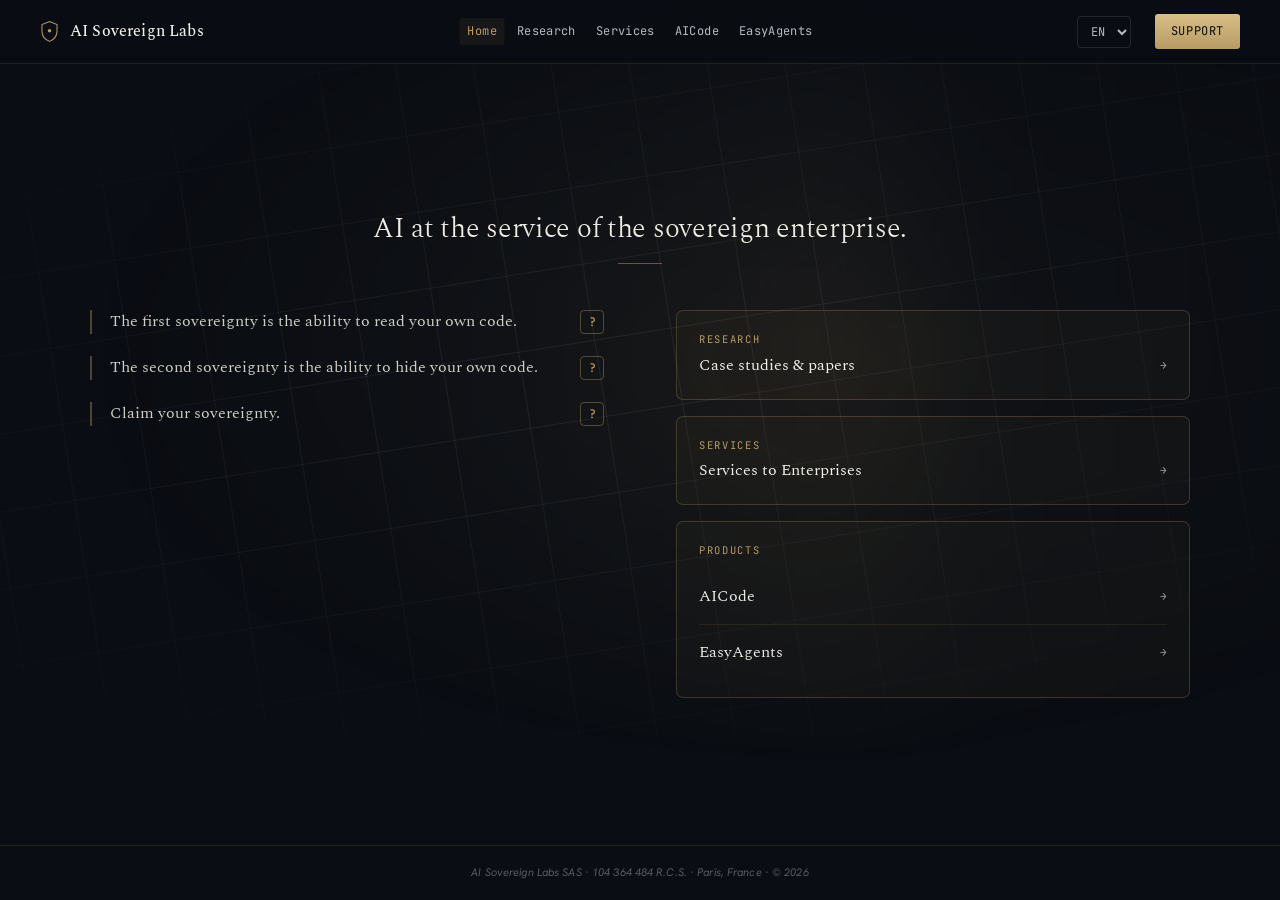
<file: index.html>
<!doctype html>
<html lang="en">
  <head>
    <meta charset="UTF-8" />
    <meta name="viewport" content="width=device-width, initial-scale=1.0" />
    <link
      rel="icon"
      href="data:image/svg+xml,<svg xmlns=%22http://www.w3.org/2000/svg%22 viewBox=%220 0 100 100%22><text y=%22.9em%22 font-size=%2290%22>🛡️</text></svg>"
    />
    <title>AI Sovereign Labs</title>
    <meta
      name="description"
      content="AI Sovereign Labs: Artificial Intelligence at the service of the sovereign enterprise. Master your code, protect your intellectual property."
    />

    <!-- Social URLs stay bound to the English homepage in the source HTML. -->
    <meta property="og:type" content="website" />
    <meta property="og:url" content="https://aisovereignlabs.ai/" />
    <meta
      property="og:title"
      content="AI Sovereign Labs | Sovereign Artificial Intelligence"
    />
    <meta
      property="og:description"
      content="The first sovereignty is the ability to read your own code. Discover our AI approach centered on control, auditability, and privacy."
    />
    <meta
      property="og:image"
      content="https://aisovereignlabs.ai/docs/sovereign-og.jpg"
    />
    <meta property="twitter:card" content="summary_large_image" />
    <meta property="twitter:url" content="https://aisovereignlabs.ai/" />
    <meta
      property="twitter:title"
      content="AI Sovereign Labs | Sovereign Artificial Intelligence"
    />
    <meta
      property="twitter:description"
      content="AI at the service of the sovereign enterprise. Reclaim control over your software infrastructure and proprietary logic."
    />
    <meta
      property="twitter:image"
      content="https://aisovereignlabs.ai/docs/sovereign-og.jpg"
    />

    <link rel="preconnect" href="https://fonts.googleapis.com" />
    <link rel="preconnect" href="https://fonts.gstatic.com" crossorigin />
    <link
      rel="stylesheet"
      href="https://fonts.googleapis.com/css2?family=Spectral:ital,wght@0,300;0,400;0,500;1,400&family=Hanken+Grotesk:wght@400;500;600&family=JetBrains+Mono:wght@400;500&display=swap"
    />
    <link rel="stylesheet" href="/assets/common.css" />
    <link rel="stylesheet" href="/index.css" />
    <script defer src="/assets/common.js"></script>
    <script defer src="/index.js"></script>
  </head>

  <body>
    <!-- Animated tilted grid (motion handled in common.js) -->
    <div class="bg-grid">
      <div></div>
    </div>
    <div class="bg-sheen"></div>

    <!-- AICODE_SHARED_HEADER_START: generated from partials/header.html -->
    <nav class="site-nav">
      <a href="/" class="nav-logo" aria-label="AI Sovereign Labs home">
        <svg viewBox="0 0 24 28" fill="none" aria-hidden="true">
          <path
            d="M12 1.5 21.5 5.2v8.1c0 6.3-4.1 11-9.5 13.2C6.6 24.3 2.5 19.6 2.5 13.3V5.2L12 1.5Z"
            stroke="currentColor"
            stroke-width="1.3"
          ></path>
          <circle cx="12" cy="13" r="2.2" fill="currentColor"></circle>
        </svg>
        <span>AI Sovereign Labs</span>
      </a>

      <div id="site-nav-panel" class="nav-panel" data-nav-panel aria-hidden="false">
        <div class="lang-switcher">
          <select onchange="switchLang(this)" aria-label="Language selection">
            <option value="en" selected>EN</option>
            <option value="fr">FR</option>
          </select>
        </div>
        <ul class="nav-links">
          <li><a href="/">Home</a></li>
          <li><a href="/research/">Research</a></li>
          <li><a href="/services/">Services</a></li>
          <li>
            <a href="https://ai-code.ai" target="_blank" rel="noopener">AICode</a>
          </li>
          <li>
            <a href="https://easy-agents.ai" target="_blank" rel="noopener"
              >EasyAgents</a
            >
          </li>
          <li class="nav-mobile-only">
            <a
              href="https://aisovereignlabs.zohodesk.eu"
              target="_blank"
              rel="noopener"
              >Support</a
            >
          </li>
        </ul>
      </div>

      <a
        class="btn-contact nav-cta"
        href="https://aisovereignlabs.zohodesk.eu"
        target="_blank"
        rel="noopener"
        >Support</a
      >

      <button
        type="button"
        class="nav-toggle"
        data-nav-toggle
        aria-controls="site-nav-panel"
        aria-expanded="false"
        aria-label="Open mobile menu"
        data-label-open="Open mobile menu"
        data-label-close="Close mobile menu"
      >
        <span class="nav-toggle-bar" aria-hidden="true"></span>
        <span class="nav-toggle-bar" aria-hidden="true"></span>
        <span class="nav-toggle-bar" aria-hidden="true"></span>
      </button>
    </nav>
    <!-- AICODE_SHARED_HEADER_END -->

    <main>
      <div class="hero">
        <p class="slogan">AI at the service of the sovereign enterprise.</p>
        <div class="hero-rule"></div>
      </div>

      <div class="cols">
        <!-- Left: the sovereignty manifesto (click a row to reveal the detail) -->
        <div class="manifesto bullets-container">
          <div class="bullet-item">
            <div class="bullet-header">
              The first sovereignty is the ability to read your own code.
              <button
                type="button"
                class="help-btn"
                data-exp-btn="exp1"
                tabindex="-1"
              >
                ?
              </button>
            </div>
            <div id="exp1" class="explanation">
              AI shouldn't be a black box. If you cannot audit, understand, and
              verify the code generated for your infrastructure, you have
              surrendered intellectual control to the model provider.
            </div>
          </div>

          <div class="bullet-item">
            <div class="bullet-header">
              The second sovereignty is the ability to hide your own code.
              <button
                type="button"
                class="help-btn"
                data-exp-btn="exp2"
                tabindex="-1"
              >
                ?
              </button>
            </div>
            <div id="exp2" class="explanation">
              Your IP is your fortress. True sovereignty means processing your
              logic locally or in private environments, ensuring your
              proprietary source code never trains a third-party model.
            </div>
          </div>

          <div class="bullet-item">
            <div class="bullet-header">
              Claim your sovereignty.
              <button
                type="button"
                class="help-btn"
                data-exp-btn="exp3"
                tabindex="-1"
              >
                ?
              </button>
            </div>
            <div id="exp3" class="explanation">
              Sovereignty is not a constraint, it is the ultimate leverage. By
              owning your intelligence and your infrastructure, you eliminate
              dependency and transform your software into an impregnable
              strategic asset.
            </div>
          </div>
        </div>

        <!-- Right: research comes first, then services, then products. -->
        <div class="offer">
          <!-- Research stays separate from Products so new publications can scale as cards later. -->
          <a class="offer-card offer-nav-card" href="/research">
            <div class="offer-kicker">Research</div>
            <div class="offer-title">Case studies &amp; papers</div>
            <div class="offer-sub">→</div>
          </a>

          <a class="offer-card offer-nav-card" href="/services">
            <div class="offer-kicker">Services</div>
            <div class="offer-title">Services to Enterprises</div>
            <div class="offer-sub">→</div>
          </a>

          <div class="offer-card offer-products">
            <div class="offer-kicker">Products</div>
            <a
              class="product-row"
              href="https://ai-code.ai"
              target="_blank"
              rel="noopener"
            >
              <span class="pr-name">AICode</span>
              <span class="pr-arrow">→</span>
            </a>
            <div class="product-divider"></div>
            <a
              class="product-row"
              href="https://easy-agents.ai"
              target="_blank"
              rel="noopener"
            >
              <span class="pr-name">EasyAgents</span>
              <span class="pr-arrow">→</span>
            </a>
          </div>
        </div>
      </div>
    </main>

    <!-- AICODE_SHARED_FOOTER_START: generated from partials/footer.html -->
    <footer>
      <div class="legal">
        AI Sovereign Labs SAS · 104 364 484 R.C.S. · Paris, France · © 2026
      </div>
    </footer>
    <!-- AICODE_SHARED_FOOTER_END -->
  </body>
</html>
</file>
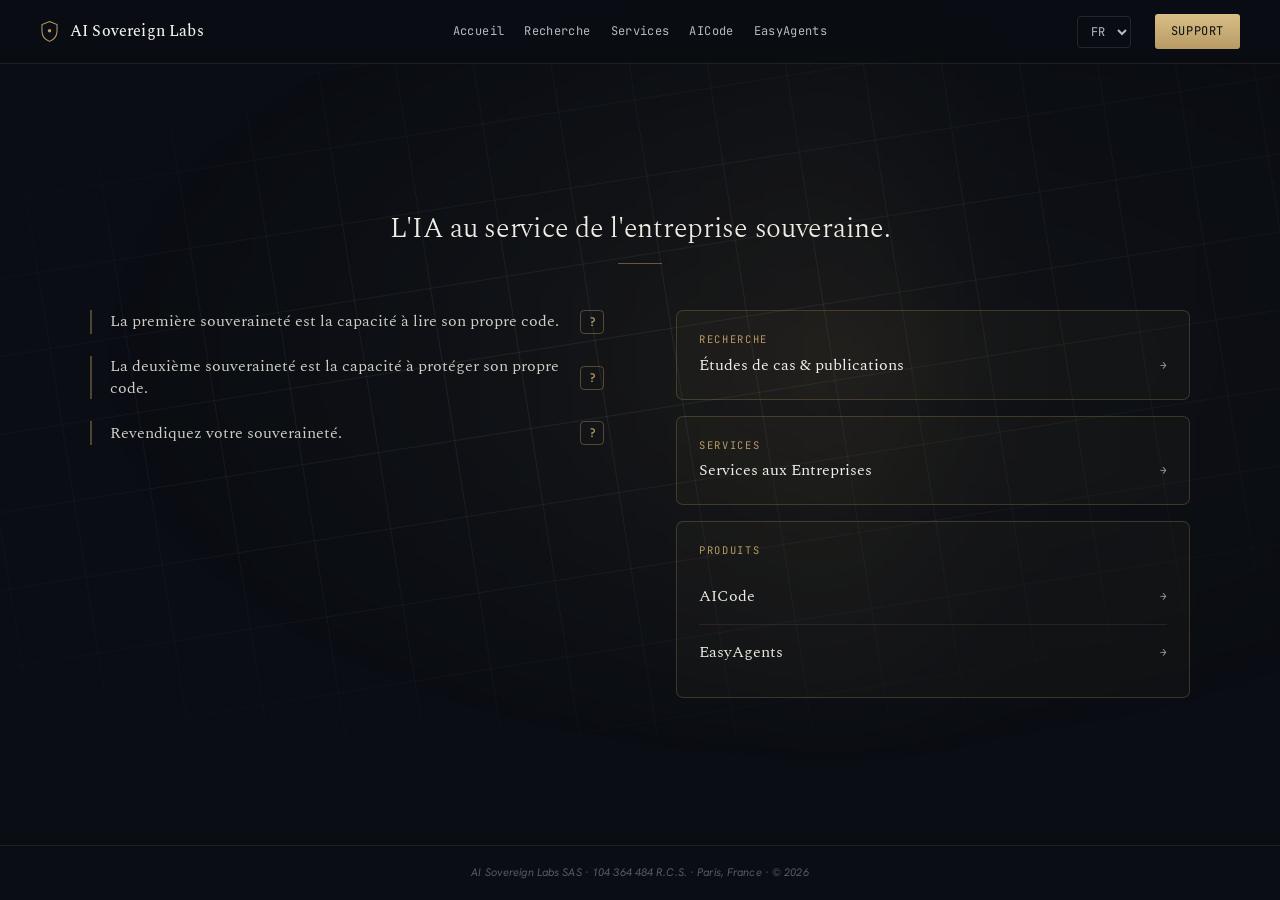
<file: fr/index.html>
<!doctype html>
<html lang="fr">
  <head>
    <meta charset="UTF-8" />
    <meta name="viewport" content="width=device-width, initial-scale=1.0" />
    <link
      rel="icon"
      href="data:image/svg+xml,<svg xmlns=%22http://www.w3.org/2000/svg%22 viewBox=%220 0 100 100%22><text y=%22.9em%22 font-size=%2290%22>🛡️</text></svg>"
    />
    <title>AI Sovereign Labs</title>
    <meta
      name="description"
      content="AI Sovereign Labs : L'intelligence artificielle au service de l'entreprise souveraine. Maîtrisez votre code, protégez votre propriété intellectuelle."
    />

    <!-- Social URLs stay bound to the English homepage in the source HTML. -->
    <meta property="og:type" content="website" />
    <meta property="og:url" content="https://aisovereignlabs.ai/fr/" />
    <meta
      property="og:title"
      content="AI Sovereign Labs | Intelligence Artificielle Souveraine"
    />
    <meta
      property="og:description"
      content="La première souveraineté est la capacité à lire son propre code. Découvrez notre approche IA centrée sur le contrôle, l'auditabilité et la confidentialité."
    />
    <meta
      property="og:image"
      content="https://aisovereignlabs.ai/docs/sovereign-og.jpg"
    />
    <meta property="twitter:card" content="summary_large_image" />
    <meta property="twitter:url" content="https://aisovereignlabs.ai/fr/" />
    <meta
      property="twitter:title"
      content="AI Sovereign Labs | Intelligence Artificielle Souveraine"
    />
    <meta
      property="twitter:description"
      content="L'IA au service de l'entreprise souveraine. Reprenez le contrôle de votre infrastructure logicielle et de votre logique propriétaire."
    />
    <meta
      property="twitter:image"
      content="https://aisovereignlabs.ai/docs/sovereign-og.jpg"
    />

    <link rel="preconnect" href="https://fonts.googleapis.com" />
    <link rel="preconnect" href="https://fonts.gstatic.com" crossorigin />
    <link
      rel="stylesheet"
      href="https://fonts.googleapis.com/css2?family=Spectral:ital,wght@0,300;0,400;0,500;1,400&family=Hanken+Grotesk:wght@400;500;600&family=JetBrains+Mono:wght@400;500&display=swap"
    />
    <link rel="stylesheet" href="/assets/common.css" />
    <link rel="stylesheet" href="/index.css" />
    <script defer src="/assets/common.js"></script>
    <script defer src="/index.js"></script>
  </head>

  <body>
    <!-- Animated tilted grid (motion handled in common.js) -->
    <div class="bg-grid">
      <div></div>
    </div>
    <div class="bg-sheen"></div>

    <!-- AICODE_SHARED_HEADER_START: generated from partials/header.html -->
    <nav class="site-nav">
      <a href="/fr/" class="nav-logo" aria-label="Accueil AI Sovereign Labs">
        <svg viewBox="0 0 24 28" fill="none" aria-hidden="true">
          <path
            d="M12 1.5 21.5 5.2v8.1c0 6.3-4.1 11-9.5 13.2C6.6 24.3 2.5 19.6 2.5 13.3V5.2L12 1.5Z"
            stroke="currentColor"
            stroke-width="1.3"
          ></path>
          <circle cx="12" cy="13" r="2.2" fill="currentColor"></circle>
        </svg>
        <span>AI Sovereign Labs</span>
      </a>

      <div id="site-nav-panel" class="nav-panel" data-nav-panel aria-hidden="false">
        <div class="lang-switcher">
          <select onchange="switchLang(this)" aria-label="Sélection de la langue">
            <option value="en">EN</option>
            <option value="fr" selected>FR</option>
          </select>
        </div>
        <ul class="nav-links">
          <li><a href="/fr/">Accueil</a></li>
          <li><a href="/fr/research/">Recherche</a></li>
          <li><a href="/fr/services/">Services</a></li>
          <li>
            <a href="https://ai-code.ai/fr/" target="_blank" rel="noopener">AICode</a>
          </li>
          <li>
            <a href="https://easy-agents.ai/fr/" target="_blank" rel="noopener"
              >EasyAgents</a
            >
          </li>
          <li class="nav-mobile-only">
            <a
              href="https://aisovereignlabs.zohodesk.eu"
              target="_blank"
              rel="noopener"
              >Support</a
            >
          </li>
        </ul>
      </div>

      <a
        class="btn-contact nav-cta"
        href="https://aisovereignlabs.zohodesk.eu"
        target="_blank"
        rel="noopener"
        >Support</a
      >

      <button
        type="button"
        class="nav-toggle"
        data-nav-toggle
        aria-controls="site-nav-panel"
        aria-expanded="false"
        aria-label="Ouvrir le menu mobile"
        data-label-open="Ouvrir le menu mobile"
        data-label-close="Fermer le menu mobile"
      >
        <span class="nav-toggle-bar" aria-hidden="true"></span>
        <span class="nav-toggle-bar" aria-hidden="true"></span>
        <span class="nav-toggle-bar" aria-hidden="true"></span>
      </button>
    </nav>
    <!-- AICODE_SHARED_HEADER_END -->

    <main>
      <div class="hero">
        <p class="slogan">L'IA au service de l'entreprise souveraine.</p>
        <div class="hero-rule"></div>
      </div>

      <div class="cols">
        <!-- Left: the sovereignty manifesto (click a row to reveal the detail) -->
        <div class="manifesto bullets-container">
          <div class="bullet-item">
            <div class="bullet-header">
              La première souveraineté est la capacité à lire son propre code.
              <button
                type="button"
                class="help-btn"
                data-exp-btn="exp1"
                tabindex="-1"
              >
                ?
              </button>
            </div>
            <div id="exp1" class="explanation">
              L'IA ne doit pas être une boîte noire. Si vous ne pouvez pas auditer, comprendre et
              vérifier le code généré pour votre infrastructure, vous avez
              cédé le contrôle intellectuel au fournisseur de modèle.
            </div>
          </div>

          <div class="bullet-item">
            <div class="bullet-header">
              La deuxième souveraineté est la capacité à protéger son propre code.
              <button
                type="button"
                class="help-btn"
                data-exp-btn="exp2"
                tabindex="-1"
              >
                ?
              </button>
            </div>
            <div id="exp2" class="explanation">
              Votre PI est votre forteresse. La vraie souveraineté signifie traiter votre
              logique localement ou dans des environnements privés, en garantissant que votre
              code source propriétaire n'entraîne jamais un modèle tiers.
            </div>
          </div>

          <div class="bullet-item">
            <div class="bullet-header">
              Revendiquez votre souveraineté.
              <button
                type="button"
                class="help-btn"
                data-exp-btn="exp3"
                tabindex="-1"
              >
                ?
              </button>
            </div>
            <div id="exp3" class="explanation">
              La souveraineté n'est pas une contrainte, c'est le levier ultime. En
              maîtrisant votre intelligence et votre infrastructure, vous éliminez
              la dépendance et transformez votre logiciel en un actif stratégique
              imprenable.
            </div>
          </div>
        </div>

        <!-- Right: research comes first, then services, then products. -->
        <div class="offer">
          <!-- Research stays separate from Produits so new publications can scale as cards later. -->
          <a class="offer-card offer-nav-card" href="/fr/research">
            <div class="offer-kicker">Recherche</div>
            <div class="offer-title">Études de cas &amp; publications</div>
            <div class="offer-sub">→</div>
          </a>

          <a class="offer-card offer-nav-card" href="/fr/services">
            <div class="offer-kicker">Services</div>
            <div class="offer-title">Services aux Entreprises</div>
            <div class="offer-sub">→</div>
          </a>

          <div class="offer-card offer-products">
            <div class="offer-kicker">Produits</div>
            <a
              class="product-row"
              href="https://ai-code.ai/fr/"
              target="_blank"
              rel="noopener"
            >
              <span class="pr-name">AICode</span>
              <span class="pr-arrow">→</span>
            </a>
            <div class="product-divider"></div>
            <a
              class="product-row"
              href="https://easy-agents.ai/fr/"
              target="_blank"
              rel="noopener"
            >
              <span class="pr-name">EasyAgents</span>
              <span class="pr-arrow">→</span>
            </a>
          </div>
        </div>
      </div>
    </main>

    <!-- AICODE_SHARED_FOOTER_START: generated from partials/footer.html -->
    <footer>
      <div class="legal">
        AI Sovereign Labs SAS · 104 364 484 R.C.S. · Paris, France · © 2026
      </div>
    </footer>
    <!-- AICODE_SHARED_FOOTER_END -->
  </body>
</html>
</file>
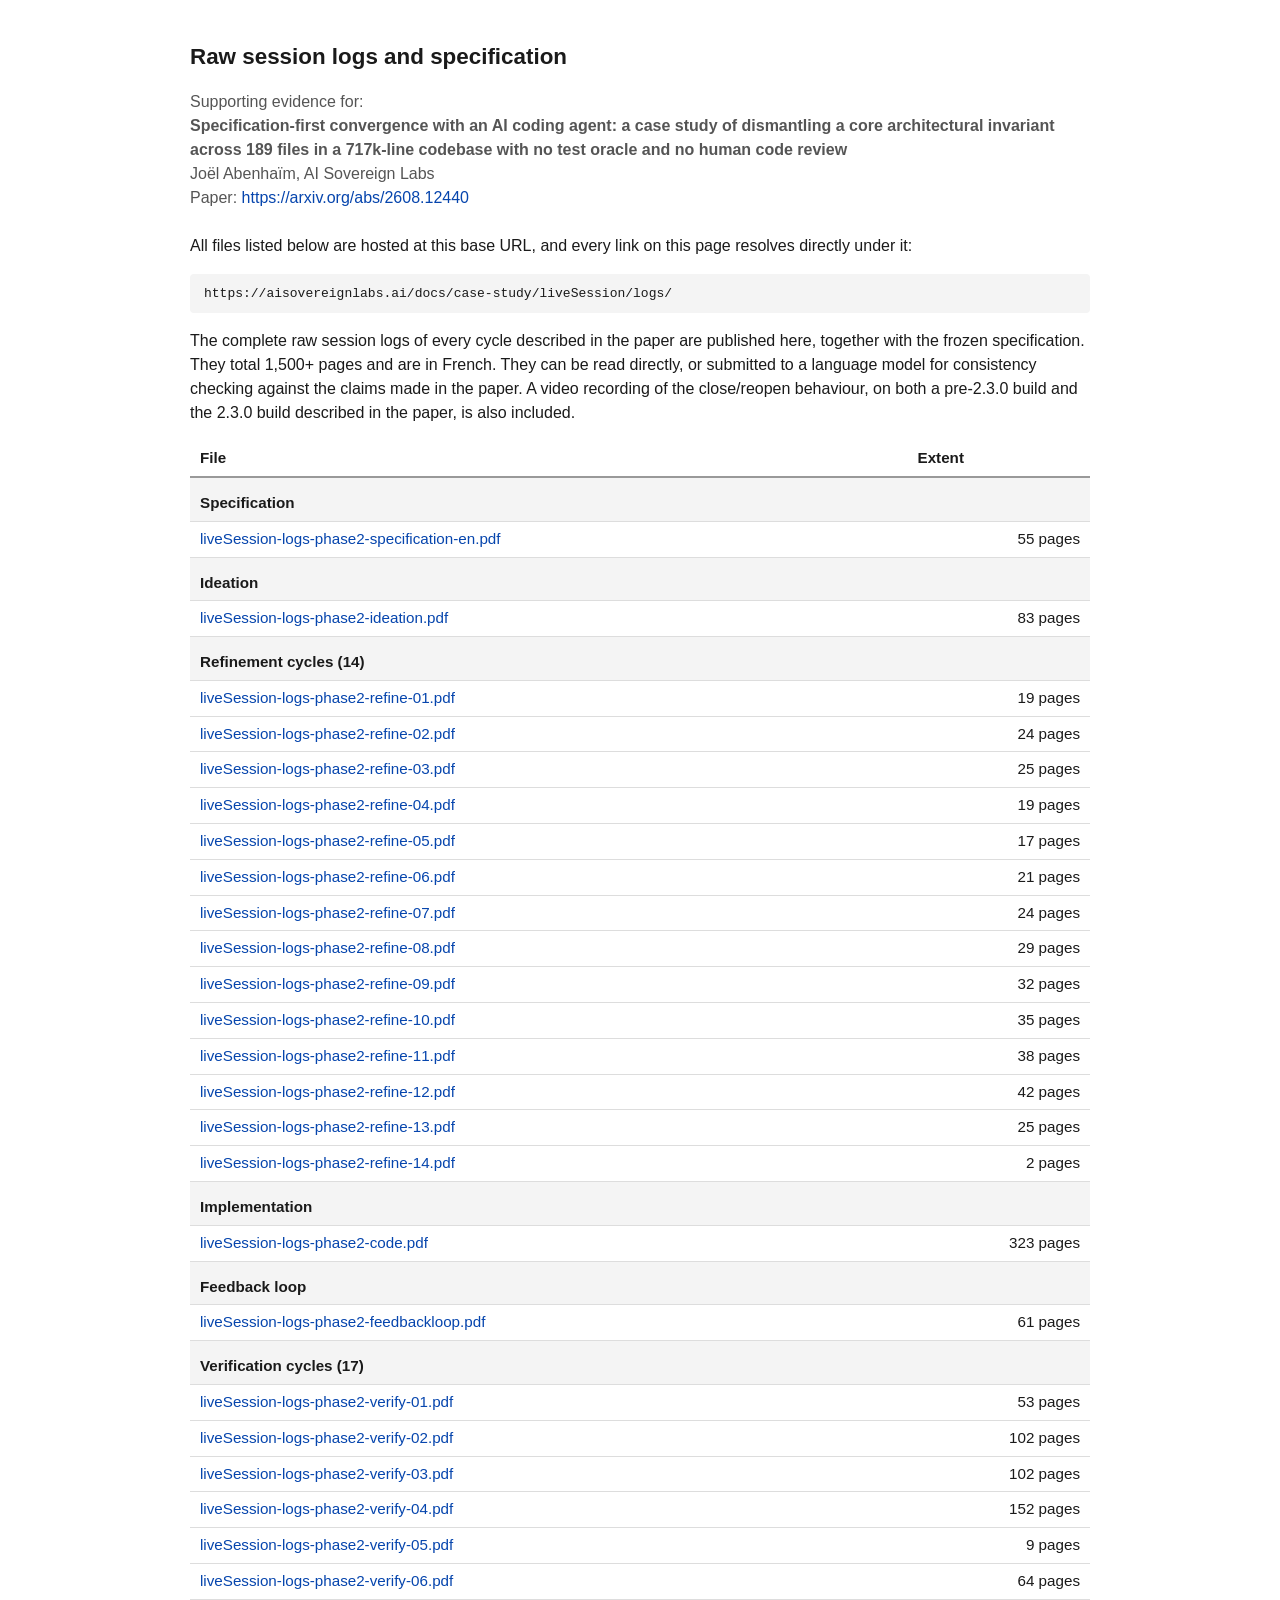
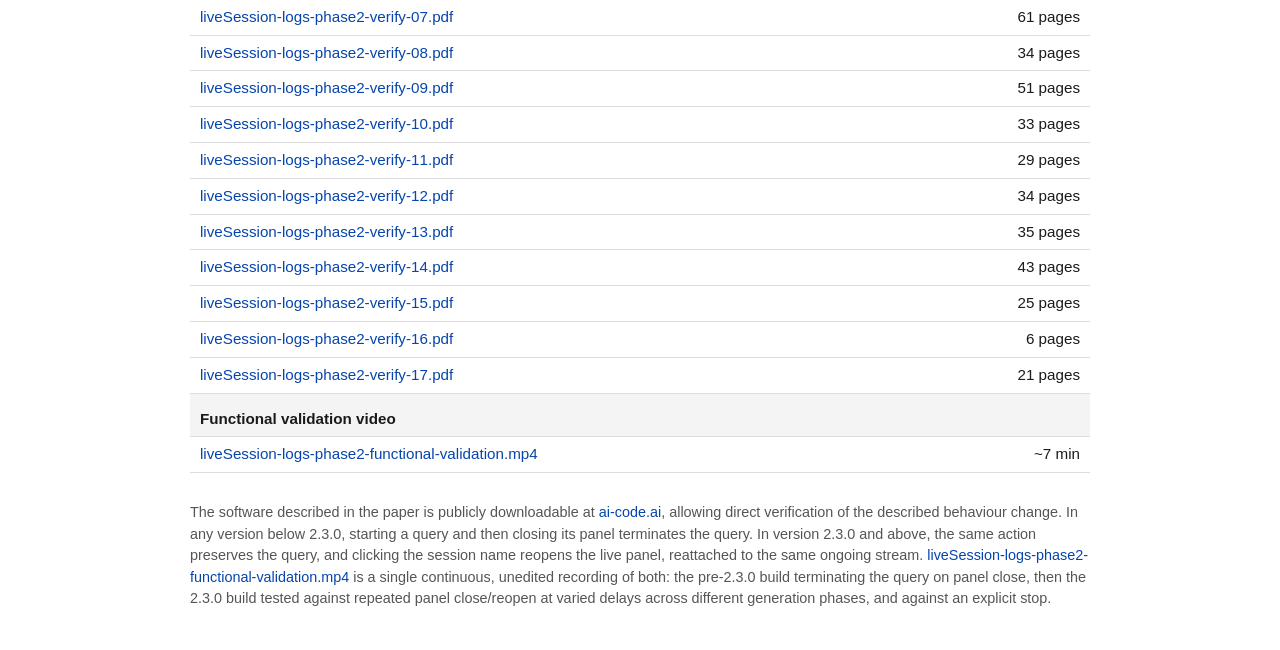
<file: docs/case-study/liveSession/logs/index.html>
<!DOCTYPE html>
<html lang="en">
<head>
<meta charset="UTF-8">
<title>Raw session logs — Specification-first convergence with an AI coding agent</title>
<style>
  body { font-family: -apple-system, Segoe UI, Roboto, sans-serif; max-width: 900px; margin: 40px auto; padding: 0 20px; color: #1a1a1a; line-height: 1.5; }
  h1 { font-size: 1.4em; }
  .meta { color: #555; margin-bottom: 1.5em; }
  .meta a { color: #0645ad; }
  table { border-collapse: collapse; width: 100%; margin-top: 1em; }
  th, td { text-align: left; padding: 6px 10px; border-bottom: 1px solid #ddd; font-size: 0.95em; }
  th { border-bottom: 2px solid #999; }
  td.pages { text-align: right; white-space: nowrap; }
  tr.section td { font-weight: bold; background: #f4f4f4; padding-top: 14px; }
  a { color: #0645ad; text-decoration: none; }
  a:hover { text-decoration: underline; }
  code { background: #f4f4f4; padding: 1px 5px; border-radius: 3px; font-size: 0.9em; }
  .base-url { background: #f4f4f4; padding: 10px 14px; border-radius: 4px; font-family: monospace; word-break: break-all; margin: 1em 0; }
</style>
</head>
<body>

<h1>Raw session logs and specification</h1>

<p class="meta">
Supporting evidence for:<br>
<strong>Specification-first convergence with an AI coding agent: a case study of dismantling a core architectural invariant across 189 files in a 717k-line codebase with no test oracle and no human code review</strong><br>
Joël Abenhaïm, AI Sovereign Labs<br>
Paper: <a href="https://arxiv.org/abs/2608.12440">https://arxiv.org/abs/2608.12440</a>
</p>

<p>
All files listed below are hosted at this base URL, and every link on this page resolves directly under it:
</p>
<p class="base-url">https://aisovereignlabs.ai/docs/case-study/liveSession/logs/</p>

<p>
The complete raw session logs of every cycle described in the paper are published here, together with the frozen specification. They total 1,500+ pages and are in French. They can be read directly, or submitted to a language model for consistency checking against the claims made in the paper. A video recording of the close/reopen behaviour, on both a pre-2.3.0 build and the 2.3.0 build described in the paper, is also included.
</p>

<table>
<tr><th>File</th><th class="pages">Extent</th></tr>

<tr class="section"><td colspan="2">Specification</td></tr>
<tr><td><a href="liveSession-logs-phase2-specification-en.pdf">liveSession-logs-phase2-specification-en.pdf</a></td><td class="pages">55 pages</td></tr>

<tr class="section"><td colspan="2">Ideation</td></tr>
<tr><td><a href="liveSession-logs-phase2-ideation.pdf">liveSession-logs-phase2-ideation.pdf</a></td><td class="pages">83 pages</td></tr>

<tr class="section"><td colspan="2">Refinement cycles (14)</td></tr>
<tr><td><a href="liveSession-logs-phase2-refine-01.pdf">liveSession-logs-phase2-refine-01.pdf</a></td><td class="pages">19 pages</td></tr>
<tr><td><a href="liveSession-logs-phase2-refine-02.pdf">liveSession-logs-phase2-refine-02.pdf</a></td><td class="pages">24 pages</td></tr>
<tr><td><a href="liveSession-logs-phase2-refine-03.pdf">liveSession-logs-phase2-refine-03.pdf</a></td><td class="pages">25 pages</td></tr>
<tr><td><a href="liveSession-logs-phase2-refine-04.pdf">liveSession-logs-phase2-refine-04.pdf</a></td><td class="pages">19 pages</td></tr>
<tr><td><a href="liveSession-logs-phase2-refine-05.pdf">liveSession-logs-phase2-refine-05.pdf</a></td><td class="pages">17 pages</td></tr>
<tr><td><a href="liveSession-logs-phase2-refine-06.pdf">liveSession-logs-phase2-refine-06.pdf</a></td><td class="pages">21 pages</td></tr>
<tr><td><a href="liveSession-logs-phase2-refine-07.pdf">liveSession-logs-phase2-refine-07.pdf</a></td><td class="pages">24 pages</td></tr>
<tr><td><a href="liveSession-logs-phase2-refine-08.pdf">liveSession-logs-phase2-refine-08.pdf</a></td><td class="pages">29 pages</td></tr>
<tr><td><a href="liveSession-logs-phase2-refine-09.pdf">liveSession-logs-phase2-refine-09.pdf</a></td><td class="pages">32 pages</td></tr>
<tr><td><a href="liveSession-logs-phase2-refine-10.pdf">liveSession-logs-phase2-refine-10.pdf</a></td><td class="pages">35 pages</td></tr>
<tr><td><a href="liveSession-logs-phase2-refine-11.pdf">liveSession-logs-phase2-refine-11.pdf</a></td><td class="pages">38 pages</td></tr>
<tr><td><a href="liveSession-logs-phase2-refine-12.pdf">liveSession-logs-phase2-refine-12.pdf</a></td><td class="pages">42 pages</td></tr>
<tr><td><a href="liveSession-logs-phase2-refine-13.pdf">liveSession-logs-phase2-refine-13.pdf</a></td><td class="pages">25 pages</td></tr>
<tr><td><a href="liveSession-logs-phase2-refine-14.pdf">liveSession-logs-phase2-refine-14.pdf</a></td><td class="pages">2 pages</td></tr>

<tr class="section"><td colspan="2">Implementation</td></tr>
<tr><td><a href="liveSession-logs-phase2-code.pdf">liveSession-logs-phase2-code.pdf</a></td><td class="pages">323 pages</td></tr>

<tr class="section"><td colspan="2">Feedback loop</td></tr>
<tr><td><a href="liveSession-logs-phase2-feedbackloop.pdf">liveSession-logs-phase2-feedbackloop.pdf</a></td><td class="pages">61 pages</td></tr>

<tr class="section"><td colspan="2">Verification cycles (17)</td></tr>
<tr><td><a href="liveSession-logs-phase2-verify-01.pdf">liveSession-logs-phase2-verify-01.pdf</a></td><td class="pages">53 pages</td></tr>
<tr><td><a href="liveSession-logs-phase2-verify-02.pdf">liveSession-logs-phase2-verify-02.pdf</a></td><td class="pages">102 pages</td></tr>
<tr><td><a href="liveSession-logs-phase2-verify-03.pdf">liveSession-logs-phase2-verify-03.pdf</a></td><td class="pages">102 pages</td></tr>
<tr><td><a href="liveSession-logs-phase2-verify-04.pdf">liveSession-logs-phase2-verify-04.pdf</a></td><td class="pages">152 pages</td></tr>
<tr><td><a href="liveSession-logs-phase2-verify-05.pdf">liveSession-logs-phase2-verify-05.pdf</a></td><td class="pages">9 pages</td></tr>
<tr><td><a href="liveSession-logs-phase2-verify-06.pdf">liveSession-logs-phase2-verify-06.pdf</a></td><td class="pages">64 pages</td></tr>
<tr><td><a href="liveSession-logs-phase2-verify-07.pdf">liveSession-logs-phase2-verify-07.pdf</a></td><td class="pages">61 pages</td></tr>
<tr><td><a href="liveSession-logs-phase2-verify-08.pdf">liveSession-logs-phase2-verify-08.pdf</a></td><td class="pages">34 pages</td></tr>
<tr><td><a href="liveSession-logs-phase2-verify-09.pdf">liveSession-logs-phase2-verify-09.pdf</a></td><td class="pages">51 pages</td></tr>
<tr><td><a href="liveSession-logs-phase2-verify-10.pdf">liveSession-logs-phase2-verify-10.pdf</a></td><td class="pages">33 pages</td></tr>
<tr><td><a href="liveSession-logs-phase2-verify-11.pdf">liveSession-logs-phase2-verify-11.pdf</a></td><td class="pages">29 pages</td></tr>
<tr><td><a href="liveSession-logs-phase2-verify-12.pdf">liveSession-logs-phase2-verify-12.pdf</a></td><td class="pages">34 pages</td></tr>
<tr><td><a href="liveSession-logs-phase2-verify-13.pdf">liveSession-logs-phase2-verify-13.pdf</a></td><td class="pages">35 pages</td></tr>
<tr><td><a href="liveSession-logs-phase2-verify-14.pdf">liveSession-logs-phase2-verify-14.pdf</a></td><td class="pages">43 pages</td></tr>
<tr><td><a href="liveSession-logs-phase2-verify-15.pdf">liveSession-logs-phase2-verify-15.pdf</a></td><td class="pages">25 pages</td></tr>
<tr><td><a href="liveSession-logs-phase2-verify-16.pdf">liveSession-logs-phase2-verify-16.pdf</a></td><td class="pages">6 pages</td></tr>
<tr><td><a href="liveSession-logs-phase2-verify-17.pdf">liveSession-logs-phase2-verify-17.pdf</a></td><td class="pages">21 pages</td></tr>

<tr class="section"><td colspan="2">Functional validation video</td></tr>
<tr><td><a href="liveSession-logs-phase2-functional-validation.mp4">liveSession-logs-phase2-functional-validation.mp4</a></td><td class="pages">~7 min</td></tr>

</table>

<p style="margin-top:2em; color:#555; font-size:0.9em;">
The software described in the paper is publicly downloadable at <a href="https://ai-code.ai">ai-code.ai</a>, allowing direct verification of the described behaviour change. In any version below 2.3.0, starting a query and then closing its panel terminates the query. In version 2.3.0 and above, the same action preserves the query, and clicking the session name reopens the live panel, reattached to the same ongoing stream. <a href="liveSession-logs-phase2-functional-validation.mp4">liveSession-logs-phase2-functional-validation.mp4</a> is a single continuous, unedited recording of both: the pre-2.3.0 build terminating the query on panel close, then the 2.3.0 build tested against repeated panel close/reopen at varied delays across different generation phases, and against an explicit stop.
</p>

</body>
</html>
</file>
<file: assets/common.css>
/* =====================================================================
   AI Sovereign Labs — common.css
   Visual system: ink navy (#0a0d13) + champagne gold (#b89a64)
   Type: Spectral (serif display) · Hanken Grotesk (UI) · JetBrains Mono (labels)
   The tilted background grid is animated by common.js (requestAnimationFrame).
   ===================================================================== */

/* ========== RESET & BASE ========== */
*,
*::before,
*::after {
  box-sizing: border-box;
}

html {
  scroll-behavior: smooth;
}

:root {
  --bg: #0a0d13;
  --gold: #b89a64;
  --gold-soft: #d8be86;
  --gold-bright: #d2b878;
  --line: rgba(184, 154, 100, 0.14);
  --border: rgba(255, 255, 255, 0.08);
  --text: #e7e6e1;
  --text-dim: #9a9ea8;
  --text-muted: #565b66;
}

body {
  margin: 0;
  background: var(--bg);
  color: var(--text);
  font-family: "Hanken Grotesk", sans-serif;
  font-weight: 400;
  line-height: 1.6;
  min-height: 100vh;
  display: flex;
  flex-direction: column;
  position: relative;
  overflow-x: hidden;
  text-rendering: optimizeLegibility;
}

::selection {
  background: rgba(184, 154, 100, 0.22);
}

a {
  color: inherit;
  text-decoration: none;
}

/* ========== ANIMATED BACKGROUND GRID (driven by common.js) ========== */
.bg-grid {
  position: fixed;
  top: -8%;
  left: -30%;
  width: 160%;
  height: 96%;
  z-index: 0;
  pointer-events: none;
  transform: rotate(-9deg);
  transform-origin: center;
  -webkit-mask-image: radial-gradient(
    ellipse 60% 62% at 50% 50%,
    #000,
    transparent 78%
  );
  mask-image: radial-gradient(
    ellipse 60% 62% at 50% 50%,
    #000,
    transparent 78%
  );
}

.bg-grid > div {
  position: absolute;
  inset: -12%;
  background-image:
    linear-gradient(rgba(255, 255, 255, 0.075) 1px, transparent 1px),
    linear-gradient(90deg, rgba(255, 255, 255, 0.075) 1px, transparent 1px);
  background-size: 72px 72px;
}

.bg-sheen {
  position: fixed;
  top: -8%;
  left: -30%;
  width: 160%;
  height: 96%;
  z-index: 0;
  pointer-events: none;
  background: linear-gradient(
    90deg,
    transparent 0%,
    rgba(184, 154, 100, 0.2) 48%,
    rgba(184, 154, 100, 0.08) 56%,
    transparent 100%
  );
  filter: blur(30px);
  -webkit-mask-image: radial-gradient(
    ellipse 58% 64% at 50% 50%,
    rgba(0, 0, 0, 0.8),
    transparent 76%
  );
  mask-image: radial-gradient(
    ellipse 58% 64% at 50% 50%,
    rgba(0, 0, 0, 0.8),
    transparent 76%
  );
}

/* ========== NAVIGATION ROOT ========== */
/* The shell mirrors the AICode navigation mechanics while keeping the local
   Sovereign Labs palette and destinations. */
nav.site-nav {
  position: fixed;
  top: 0;
  left: 0;
  right: 0;
  z-index: 500;
  height: 4rem;
  padding: 0 2.5rem;
  display: flex;
  align-items: center;
  gap: 1rem;
  border-bottom: 1px solid var(--line);
  background: rgba(10, 13, 19, 0.86);
  backdrop-filter: blur(12px);
  -webkit-backdrop-filter: blur(12px);
  transition: background 0.3s ease;
}

.nav-logo {
  display: flex;
  align-items: center;
  gap: 0.6875rem;
  flex: 0 0 auto;
  font-family: "Spectral", serif;
  font-weight: 500;
  font-size: 1rem;
  letter-spacing: 0.01em;
  color: #f1efe9;
}

.nav-logo svg {
  width: 1.1875rem;
  height: 1.4375rem;
  flex-shrink: 0;
  color: var(--gold);
}

/* This wrapper stays the single source of truth for both the desktop inline
   controls and the fullscreen mobile sheet. */
.nav-panel {
  margin-left: auto;
  flex: 1 1 auto;
  min-width: 0;
  display: flex;
  align-items: center;
  justify-content: flex-end;
  gap: 1rem;
}

/* Desktop keeps the links visually centered while mobile reuses the same nodes
   in the sheet with a vertical order. */
.lang-switcher {
  order: 2;
  flex: 0 0 auto;
  margin-left: auto;
  position: relative;
  z-index: 1;
}

.nav-links {
  order: 1;
  position: absolute;
  left: 50%;
  transform: translateX(-50%);
  min-width: max-content;
  display: flex;
  align-items: center;
  gap: 0.25rem;
  margin: 0;
  padding: 0;
  list-style: none;
}

.nav-links li {
  flex: 0 0 auto;
}

/* The desktop header already exposes the support CTA as a button, so the
   duplicate inline support link only becomes visible inside the mobile sheet. */
.nav-mobile-only {
  display: none;
}

.nav-links a {
  display: block;
  padding: 0.25rem 0.5rem;
  font-family: "JetBrains Mono", monospace;
  font-size: 0.75rem;
  letter-spacing: 0.03em;
  color: #b6bac3;
  border-radius: 0.1875rem;
  transition:
    color 0.2s ease,
    background 0.2s ease;
}

.nav-links a:hover {
  color: var(--gold-soft);
  background: rgba(184, 154, 100, 0.06);
}

/* The current page stays visible in the header but should not behave like a redundant link. */
.nav-links a[aria-current="page"] {
  color: var(--gold);
  background: rgba(184, 154, 100, 0.08);
  pointer-events: none;
}

.nav-cta {
  flex: 0 0 auto;
  margin-left: 0.5rem;
  padding: 0.5rem 1rem;
  font-size: 0.75rem;
  position: relative;
  z-index: 1;
}

/* ========== LANGUAGE SWITCHER ========== */
.lang-switcher select {
  background: transparent;
  color: #b6bac3;
  border: 1px solid rgba(255, 255, 255, 0.1);
  padding: 0.375rem 0.5625rem;
  font-family: "JetBrains Mono", monospace;
  font-size: 0.75rem;
  border-radius: 0.25rem;
  cursor: pointer;
  transition: all 0.2s ease;
}

.lang-switcher select:hover {
  border-color: var(--gold);
  color: var(--text);
}

.lang-switcher select option {
  background: #0f1219;
  color: var(--text);
}

/* ========== CONTACT BUTTON ========== */
.btn-contact {
  font-family: "JetBrains Mono", monospace;
  font-size: 0.75rem;
  letter-spacing: 0.05em;
  text-transform: uppercase;
  color: #0a0d13;
  background: linear-gradient(180deg, var(--gold-soft), var(--gold));
  padding: 0.5rem 1rem;
  border-radius: 0.1875rem;
  white-space: nowrap;
  transition: filter 0.2s ease;
}

.btn-contact:hover {
  filter: brightness(1.07);
}

/* ========== MOBILE BURGER ========== */
/* The burger exists in the DOM on every page, but CSS keeps it out of the
   desktop flow until the wider navigation can no longer stay comfortable. */
.nav-toggle {
  display: none;
  flex: 0 0 auto;
  width: 2.625rem;
  height: 2.625rem;
  padding: 0;
  flex-direction: column;
  align-items: center;
  justify-content: center;
  gap: 0.25rem;
  border: 1px solid rgba(255, 255, 255, 0.1);
  border-radius: 0.25rem;
  background: transparent;
  color: var(--text);
  cursor: pointer;
  transition:
    border-color 0.2s ease,
    background 0.2s ease,
    color 0.2s ease;
}

.nav-toggle:hover,
.nav-toggle:focus-visible {
  border-color: var(--gold);
  background: rgba(184, 154, 100, 0.08);
  color: var(--gold-soft);
}

.nav-toggle:focus-visible {
  outline: 1px solid var(--gold);
  outline-offset: 0.2rem;
}

.nav-toggle-bar {
  display: block;
  width: 1.125rem;
  height: 0.125rem;
  border-radius: 999px;
  background: currentColor;
  transition:
    transform 0.22s ease,
    opacity 0.18s ease,
    background 0.18s ease;
}

/* The fullscreen sheet reuses the same DOM nodes, so the page itself must stop
   scrolling while the sheet is open. */
body.has-mobile-nav-open {
  overflow: hidden;
}

/* ========== HERO ========== */
.hero {
  text-align: center;
}

.slogan {
  font-family: "Spectral", serif;
  font-weight: 300;
  font-size: clamp(1.25rem, 2.4vw, 1.75rem);
  line-height: 1.2;
  letter-spacing: -0.01em;
  color: #efece4;
  margin: 0;
}

.hero-rule {
  width: 2.75rem;
  height: 1px;
  background: rgba(184, 154, 100, 0.5);
  margin: 1.125rem auto 0;
}

/* ========== MAIN ========== */
main {
  position: relative;
  z-index: 2;
  flex: 1;
  min-height: 0;
  display: flex;
  flex-direction: column;
  justify-content: center;
  width: 100%;
  max-width: 73.75rem;
  margin: 0 auto;
  padding: calc(4rem + 1.75rem) 2.5rem 1.75rem;
}

/* ========== FOOTER ========== */
footer {
  position: relative;
  z-index: 2;
  flex-shrink: 0;
  border-top: 1px solid var(--line);
  padding: 1.125rem 2.5rem;
  text-align: center;
}

.legal {
  font-size: 0.6875rem;
  font-style: italic;
  color: var(--text-muted);
  letter-spacing: 0.01em;
}

/* ========== RESPONSIVE ========== */
/* This breakpoint activates the same fullscreen navigation pattern as AICode,
   but earlier because the Sovereign Labs header carries longer labels. */
@media (max-width: 60rem) {
  nav.site-nav {
    padding: 0 1.25rem;
    gap: 0.75rem;
  }

  .nav-cta {
    display: none;
  }

  .nav-toggle {
    display: inline-flex;
    margin-left: auto;
    position: relative;
    z-index: 2;
  }

  .nav-logo {
    position: relative;
    z-index: 2;
  }

  /* The shared panel becomes a fullscreen sheet under the fixed header while
     keeping the same selector and links. */
  .nav-panel {
    position: fixed;
    inset: 0;
    z-index: 1;
    width: 100vw;
    min-height: 100dvh;
    box-sizing: border-box;
    margin-left: 0;
    padding: calc(4rem + 1.25rem) 1.25rem
      max(2rem, env(safe-area-inset-bottom, 0rem));
    flex-direction: column;
    align-items: flex-start;
    justify-content: flex-start;
    gap: 1.5rem;
    overflow-y: auto;
    background: rgba(10, 13, 19, 0.98);
    opacity: 0;
    visibility: hidden;
    pointer-events: none;
    transform: translateY(-100%);
    transition:
      transform 0.28s cubic-bezier(0.22, 0.61, 0.36, 1),
      opacity 0.22s ease,
      visibility 0s linear 0.28s;
  }

  nav.site-nav.is-mobile-nav-open .nav-panel {
    opacity: 1;
    visibility: visible;
    pointer-events: auto;
    transform: translateY(0);
    transition:
      transform 0.28s cubic-bezier(0.22, 0.61, 0.36, 1),
      opacity 0.22s ease,
      visibility 0s;
  }

  .lang-switcher {
    order: 1;
    width: 100%;
  }

  .lang-switcher select {
    width: min(12rem, 100%);
    padding: 0.72rem 2.5rem 0.72rem 0.9rem;
    font-size: 0.92rem;
    background: #0f1219;
  }

  .nav-links {
    order: 2;
    position: static;
    left: auto;
    transform: none;
    width: 100%;
    min-width: 0;
    flex-direction: column;
    align-items: flex-start;
    gap: 0.35rem;
  }

  .nav-links li {
    width: 100%;
  }

  .nav-mobile-only {
    display: block;
  }

  .nav-links a {
    width: 100%;
    padding: 0.65rem 0;
    font-size: 1.05rem;
    border-radius: 0;
    background: transparent;
  }

  /* The same button opens and closes the sheet by morphing into a close glyph. */
  nav.site-nav.is-mobile-nav-open .nav-toggle {
    border-color: var(--gold);
    background: rgba(184, 154, 100, 0.08);
    color: var(--gold-soft);
  }

  nav.site-nav.is-mobile-nav-open .nav-toggle-bar:nth-child(1) {
    transform: translateY(0.375rem) rotate(45deg);
  }

  nav.site-nav.is-mobile-nav-open .nav-toggle-bar:nth-child(2) {
    opacity: 0;
  }

  nav.site-nav.is-mobile-nav-open .nav-toggle-bar:nth-child(3) {
    transform: translateY(-0.375rem) rotate(-45deg);
  }
}

@media (max-width: 47.5rem) {
  body {
    height: auto;
  }

  main {
    padding: calc(4rem + 1.5rem) 1.25rem 1.625rem;
  }

  footer {
    padding: 1.125rem 1.25rem;
  }

  /* Keep the grid well placed behind the stacked content on smaller screens. */
  .bg-grid,
  .bg-sheen {
    width: 210%;
    left: -55%;
    top: 2%;
    height: 54%;
  }
}

@media (max-width: 28.75rem) {
  .nav-logo {
    font-size: 0.9375rem;
  }
}
</file>
<file: index.css>
/* ========== HOME LAYOUT ========== */
/* Hero is centered; the two columns (manifesto + offer) are equal width. */
.hero {
  margin-bottom: 8px;
}

.cols {
  display: grid;
  grid-template-columns: 1fr 1fr;
  gap: 72px;
  margin-top: 38px;
  align-items: start;
}

/* ========== MANIFESTO BULLETS (click-to-reveal preserved) ========== */
.bullets-container {
  padding: 0;
}

.bullet-item {
  cursor: pointer;
}

.bullet-item + .bullet-item {
  margin-top: 22px;
}

.bullet-header {
  display: flex;
  align-items: center;
  justify-content: space-between;
  gap: 14px;
  font-family: "Spectral", serif;
  font-size: 15.5px;
  line-height: 1.4;
  color: #cfcdc5;
  border-left: 2px solid rgba(184, 154, 100, 0.4);
  padding-left: 18px;
  transition: all 0.3s ease;
}

.bullet-item:hover .bullet-header {
  border-left-color: var(--gold);
  color: #f6f4ec;
}

/* ========== HELP BUTTON ========== */
.help-btn {
  flex-shrink: 0;
  width: 24px;
  height: 24px;
  display: inline-flex;
  align-items: center;
  justify-content: center;
  font-family: "JetBrains Mono", monospace;
  font-size: 12px;
  font-weight: 500;
  color: var(--gold);
  background: transparent;
  border: 1px solid rgba(184, 154, 100, 0.4);
  border-radius: 4px;
  padding: 0;
  cursor: pointer;
  user-select: none;
  transition: all 0.25s ease;
}

.bullet-item:hover .help-btn {
  border-color: var(--gold);
  color: #0a0d13;
  background: var(--gold);
}

/* ========== EXPLANATION (toggled by index.js → .visible) ========== */
.explanation {
  max-height: 0;
  overflow: hidden;
  opacity: 0;
  margin-top: 0;
  font-size: 13.5px;
  line-height: 1.6;
  color: var(--text-dim);
  padding-left: 20px;
  max-width: 600px;
  transition:
    max-height 0.45s cubic-bezier(0.4, 0, 0.2, 1),
    opacity 0.4s ease,
    margin-top 0.45s ease;
}

.explanation.visible {
  max-height: 240px;
  opacity: 1;
  margin-top: 12px;
}

/* ========== OFFER: SERVICES + PRODUCTS + RESEARCH ========== */
.offer {
  display: flex;
  flex-direction: column;
  gap: 16px;
}

.offer-card {
  display: block;
  padding: 20px 22px;
  border: 1px solid rgba(184, 154, 100, 0.26);
  border-radius: 7px;
  background: rgba(184, 154, 100, 0.035);
  transition:
    border-color 0.25s ease,
    background 0.25s ease,
    transform 0.25s ease;
}

a.offer-card:hover {
  border-color: rgba(184, 154, 100, 0.55);
  background: rgba(184, 154, 100, 0.07);
  transform: translateY(-2px);
}

/* Navigation cards keep the label on the first row and the arrow aligned on the title row. */
.offer-nav-card {
  display: grid;
  grid-template-columns: minmax(0, 1fr) auto;
  column-gap: 0.75rem;
  row-gap: 0.3125rem;
  align-items: center;
}

.offer-kicker {
  font-family: "JetBrains Mono", monospace;
  font-size: 10.5px;
  letter-spacing: 0.16em;
  text-transform: uppercase;
  color: var(--gold);
  margin-bottom: 9px;
}

.offer-nav-card .offer-kicker {
  grid-column: 1 / -1;
  margin-bottom: 0;
}

.offer-title {
  font-family: "Spectral", serif;
  font-size: 19px;
  color: #f1efe9;
  margin-bottom: 5px;
}

.offer-nav-card .offer-title {
  margin-bottom: 0;
  font-size: 1rem;
}

.offer-sub {
  font-family: "JetBrains Mono", monospace;
  font-size: 11.5px;
  color: var(--text-dim);
  letter-spacing: 0.03em;
}

.offer-nav-card .offer-sub {
  justify-self: end;
  align-self: center;
  font-size: 0.6875rem;
}

.offer-products .offer-kicker {
  margin-bottom: 14px;
}

.product-row {
  display: flex;
  align-items: center;
  justify-content: space-between;
  gap: 12px;
  padding: 11px 12px;
  margin: 0 -12px;
  border-radius: 5px;
  transition: background 0.2s ease;
}

.product-row:hover {
  background: rgba(184, 154, 100, 0.08);
}

.pr-name {
  font-family: "Spectral", serif;
  font-size: 16px;
  color: #eceae3;
}

.pr-arrow {
  font-family: "JetBrains Mono", monospace;
  font-size: 11px;
  color: var(--text-dim);
}

.product-divider {
  height: 1px;
  background: rgba(184, 154, 100, 0.12);
  margin: 4px 0;
}

/* ========== RESPONSIVE ========== */
@media (max-width: 760px) {
  .cols {
    grid-template-columns: 1fr;
    gap: 30px;
    margin-top: 28px;
  }
}
</file>
